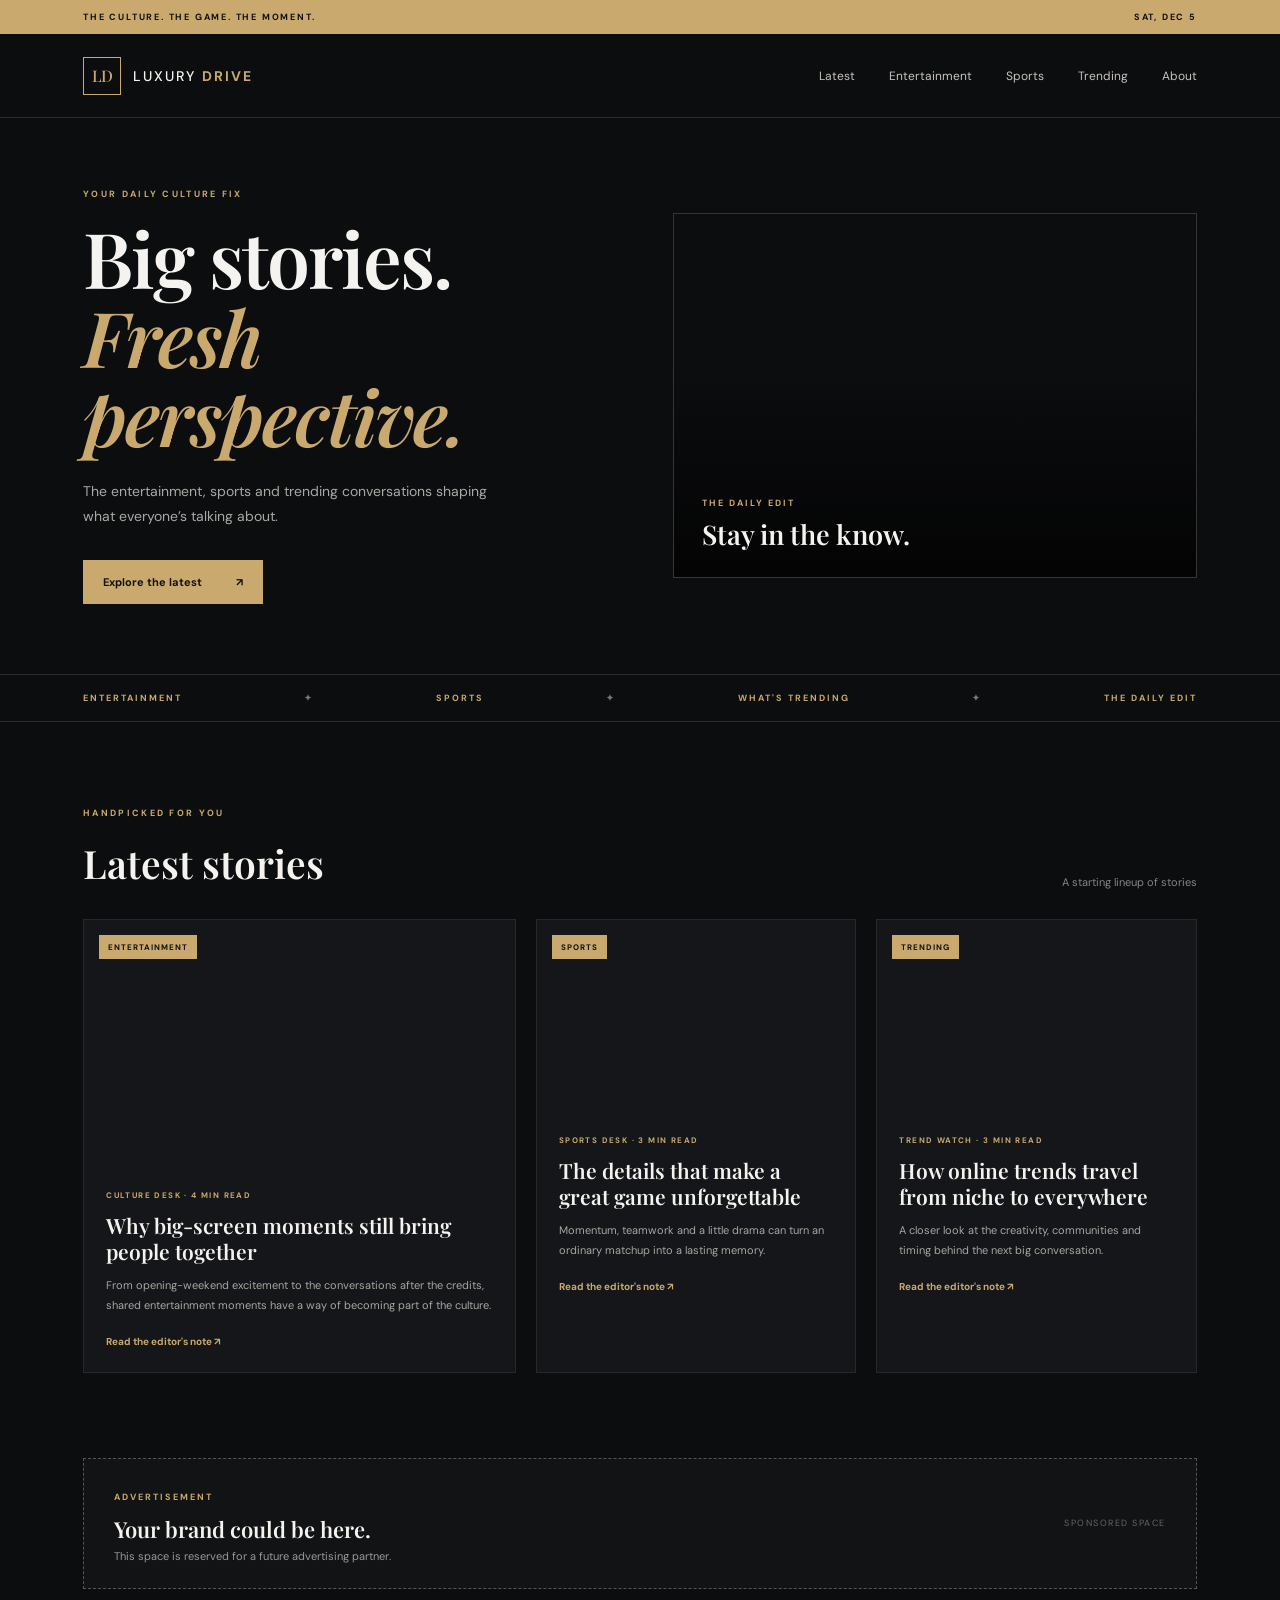
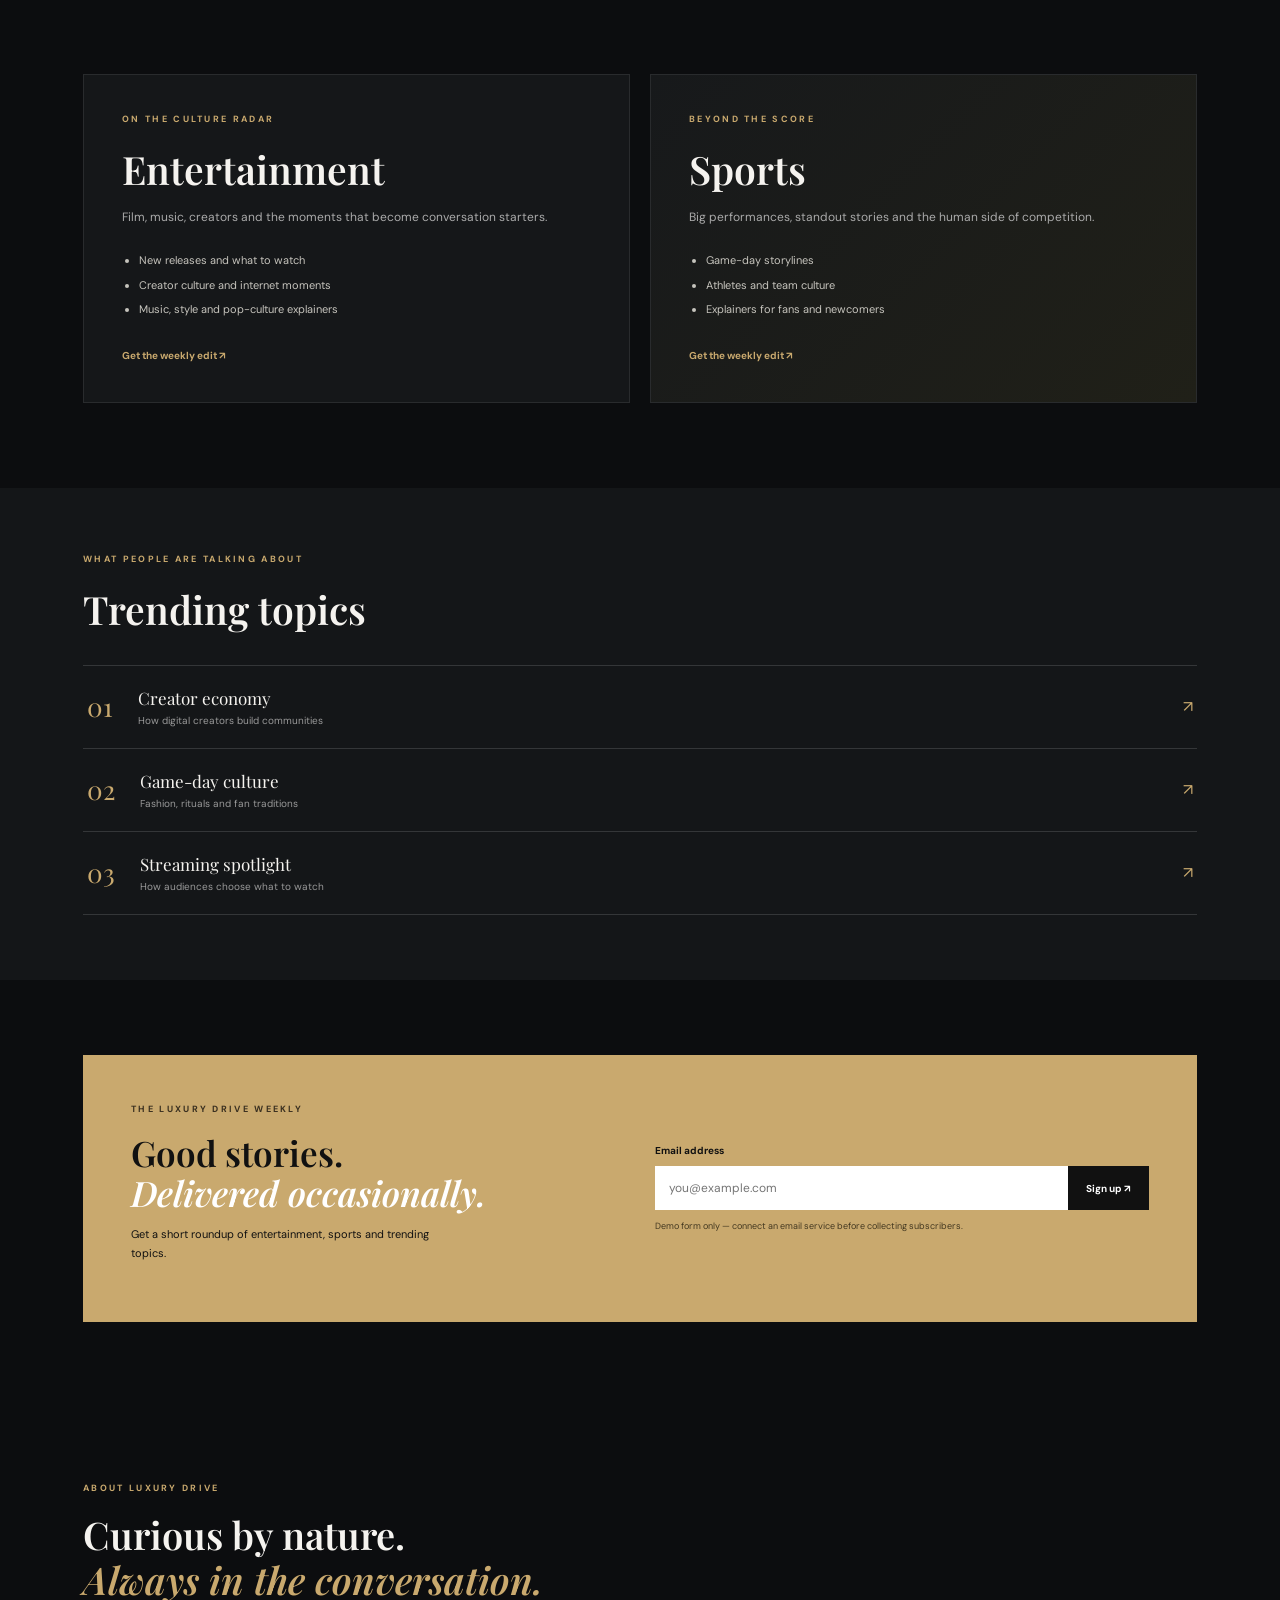
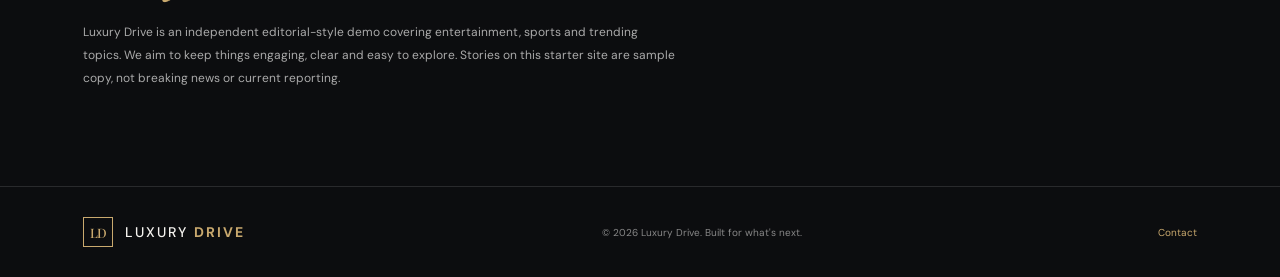
<file: index.html>
<!doctype html>
<html lang="en">
<head>
  <meta charset="utf-8">
  <meta name="viewport" content="width=device-width, initial-scale=1">
  <meta name="description" content="Luxury Drive — entertainment, sports and trending stories worth talking about.">
  <title>Luxury Drive | What's Trending</title>
  <link rel="preconnect" href="https://fonts.googleapis.com">
  <link rel="preconnect" href="https://fonts.gstatic.com" crossorigin>
  <link href="https://fonts.googleapis.com/css2?family=DM+Sans:wght@400;500;600;700&family=Playfair+Display:wght@600;700&display=swap" rel="stylesheet">
  <link rel="stylesheet" href="style.css">
</head>
<body>
  <div class="topline"><span>THE CULTURE. THE GAME. THE MOMENT.</span><span id="today"></span></div>
  <header class="site-header">
    <a class="brand" href="#" aria-label="Luxury Drive home"><span class="brand-mark">LD</span><span>LUXURY <b>DRIVE</b></span></a>
    <button class="menu-toggle" id="menuToggle" aria-label="Toggle menu">☰</button>
    <nav id="nav"><a href="#latest">Latest</a><a href="#entertainment">Entertainment</a><a href="#sports">Sports</a><a href="#trending">Trending</a><a href="#about">About</a></nav>
  </header>

  <main>
    <section class="hero">
      <div class="hero-copy">
        <p class="eyebrow">YOUR DAILY CULTURE FIX</p>
        <h1>Big stories.<br><em>Fresh perspective.</em></h1>
        <p class="hero-text">The entertainment, sports and trending conversations shaping what everyone’s talking about.</p>
        <a class="button" href="#latest">Explore the latest <span>↗</span></a>
      </div>
      <div class="hero-image" role="img" aria-label="Stadium lights and energetic crowd">
        <div class="hero-caption"><span>THE DAILY EDIT</span><strong>Stay in the know.</strong></div>
      </div>
    </section>

    <section class="ticker" aria-label="Site topics"><span>ENTERTAINMENT</span><i>✦</i><span>SPORTS</span><i>✦</i><span>WHAT'S TRENDING</span><i>✦</i><span>THE DAILY EDIT</span></section>

    <section class="section" id="latest">
      <div class="section-heading"><div><p class="eyebrow">HANDPICKED FOR YOU</p><h2>Latest stories</h2></div><span class="section-note">A starting lineup of stories</span></div>
      <div class="feature-grid">
        <article class="story-card large">
          <div class="story-image img-culture"><span class="category">ENTERTAINMENT</span></div>
          <div class="story-body"><p class="meta">CULTURE DESK · 4 MIN READ</p><h3>Why big-screen moments still bring people together</h3><p>From opening-weekend excitement to the conversations after the credits, shared entertainment moments have a way of becoming part of the culture.</p><a href="#about" class="read-link">Read the editor's note ↗</a></div>
        </article>
        <article class="story-card">
          <div class="story-image img-arena"><span class="category">SPORTS</span></div>
          <div class="story-body"><p class="meta">SPORTS DESK · 3 MIN READ</p><h3>The details that make a great game unforgettable</h3><p>Momentum, teamwork and a little drama can turn an ordinary matchup into a lasting memory.</p><a href="#about" class="read-link">Read the editor's note ↗</a></div>
        </article>
        <article class="story-card">
          <div class="story-image img-tech"><span class="category">TRENDING</span></div>
          <div class="story-body"><p class="meta">TREND WATCH · 3 MIN READ</p><h3>How online trends travel from niche to everywhere</h3><p>A closer look at the creativity, communities and timing behind the next big conversation.</p><a href="#about" class="read-link">Read the editor's note ↗</a></div>
        </article>
      </div>
    </section>

    <section class="ad-band" aria-label="Advertisement space">
      <div><span class="ad-label">ADVERTISEMENT</span><h3>Your brand could be here.</h3><p>This space is reserved for a future advertising partner.</p></div>
      <span class="ad-size">SPONSORED SPACE</span>
    </section>

    <section class="section split-section">
      <div id="entertainment" class="topic-panel">
        <p class="eyebrow">ON THE CULTURE RADAR</p><h2>Entertainment</h2>
        <p>Film, music, creators and the moments that become conversation starters.</p>
        <ul><li>New releases and what to watch</li><li>Creator culture and internet moments</li><li>Music, style and pop-culture explainers</li></ul>
        <a href="#newsletter" class="read-link">Get the weekly edit ↗</a>
      </div>
      <div id="sports" class="topic-panel sports-panel">
        <p class="eyebrow">BEYOND THE SCORE</p><h2>Sports</h2>
        <p>Big performances, standout stories and the human side of competition.</p>
        <ul><li>Game-day storylines</li><li>Athletes and team culture</li><li>Explainers for fans and newcomers</li></ul>
        <a href="#newsletter" class="read-link">Get the weekly edit ↗</a>
      </div>
    </section>

    <section class="trending-section" id="trending">
      <div class="section-heading"><div><p class="eyebrow">WHAT PEOPLE ARE TALKING ABOUT</p><h2>Trending topics</h2></div></div>
      <div class="trend-list">
        <a href="#about"><span class="trend-number">01</span><span><b>Creator economy</b><small>How digital creators build communities</small></span><span class="trend-arrow">↗</span></a>
        <a href="#about"><span class="trend-number">02</span><span><b>Game-day culture</b><small>Fashion, rituals and fan traditions</small></span><span class="trend-arrow">↗</span></a>
        <a href="#about"><span class="trend-number">03</span><span><b>Streaming spotlight</b><small>How audiences choose what to watch</small></span><span class="trend-arrow">↗</span></a>
      </div>
    </section>

    <section class="newsletter" id="newsletter">
      <div><p class="eyebrow">THE LUXURY DRIVE WEEKLY</p><h2>Good stories.<br><em>Delivered occasionally.</em></h2><p>Get a short roundup of entertainment, sports and trending topics.</p></div>
      <form id="signupForm"><label for="email">Email address</label><div class="email-row"><input id="email" type="email" placeholder="you@example.com" required><button type="submit">Sign up ↗</button></div><small id="formMessage">Demo form only — connect an email service before collecting subscribers.</small></form>
    </section>

    <section class="about section" id="about"><p class="eyebrow">ABOUT LUXURY DRIVE</p><h2>Curious by nature.<br><em>Always in the conversation.</em></h2><p>Luxury Drive is an independent editorial-style demo covering entertainment, sports and trending topics. We aim to keep things engaging, clear and easy to explore. Stories on this starter site are sample copy, not breaking news or current reporting.</p></section>
  </main>

  <footer><a class="brand footer-brand" href="#"><span class="brand-mark">LD</span><span>LUXURY <b>DRIVE</b></span></a><span>© <span id="year"></span> Luxury Drive. Built for what's next.</span><a href="mailto:hello@yourdomain.example">Contact</a></footer>
  <script src="script.js"></script>
</body>
</html>
</file>
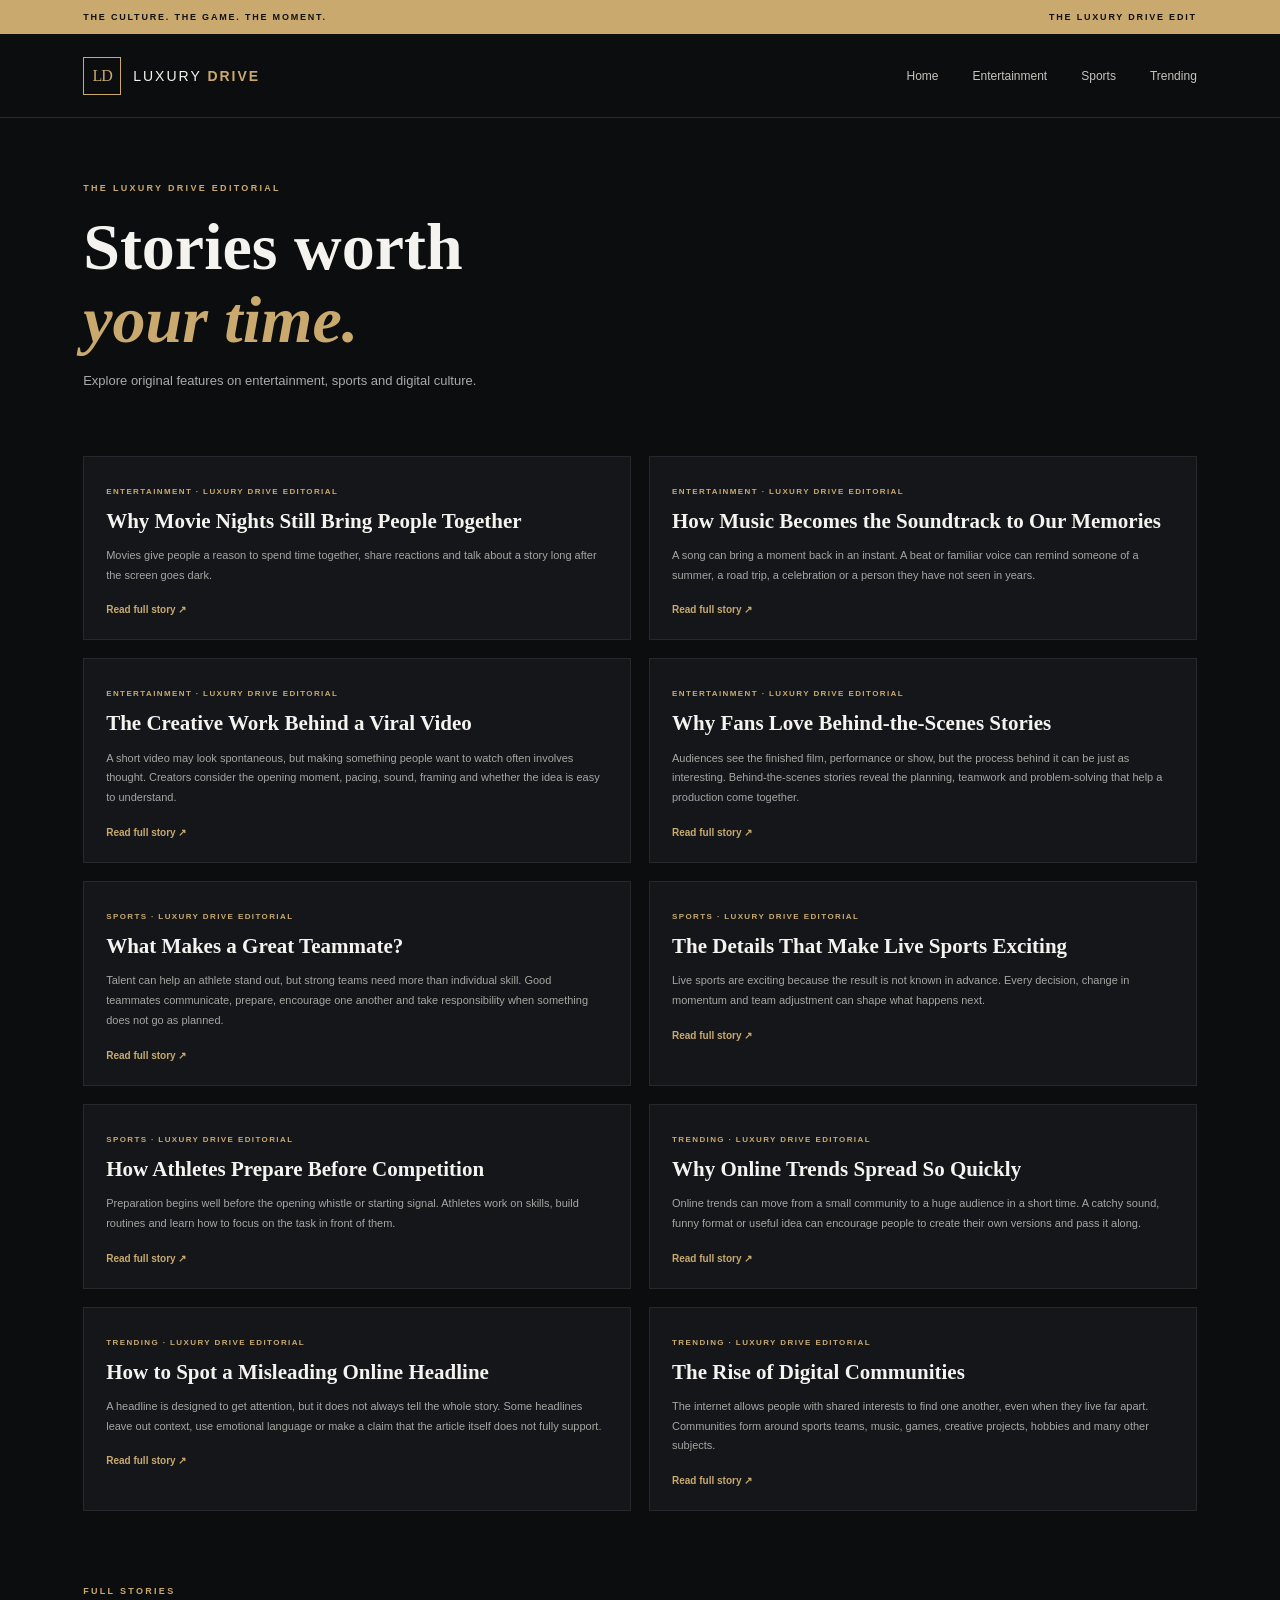
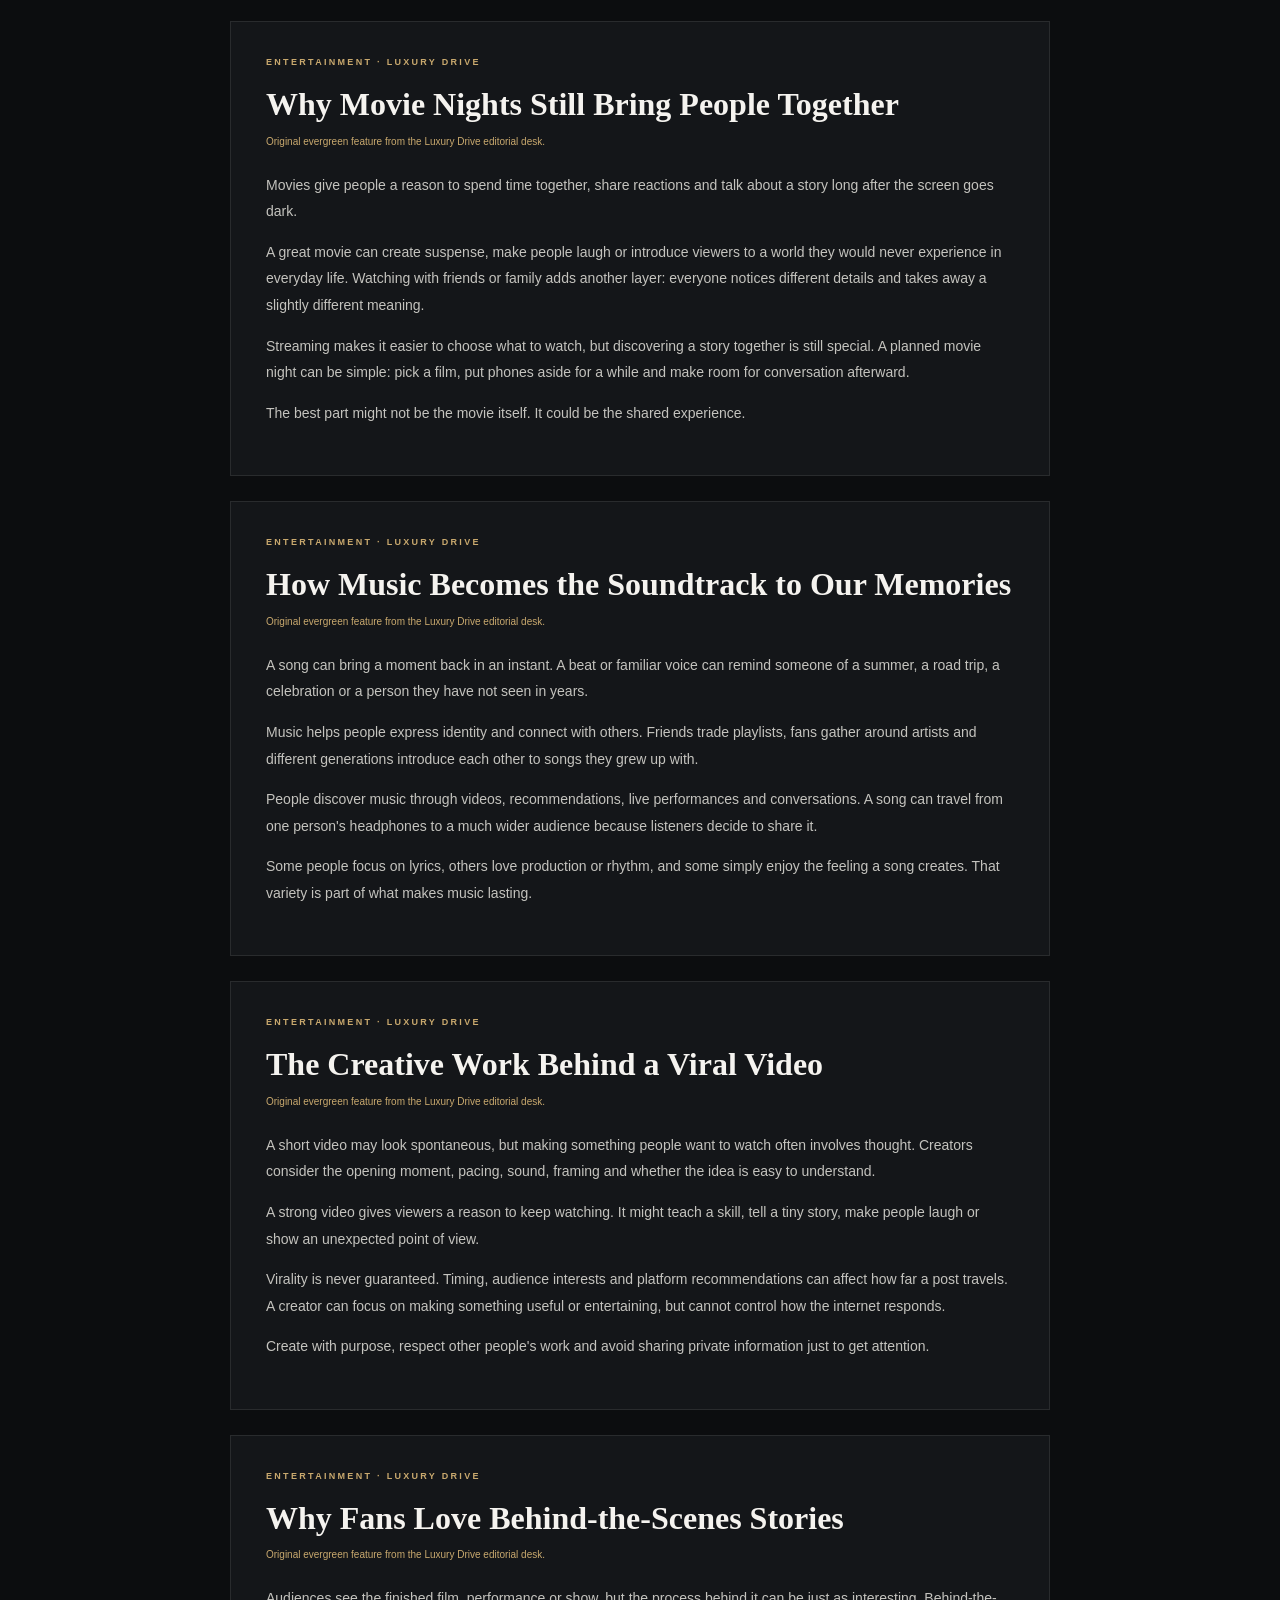
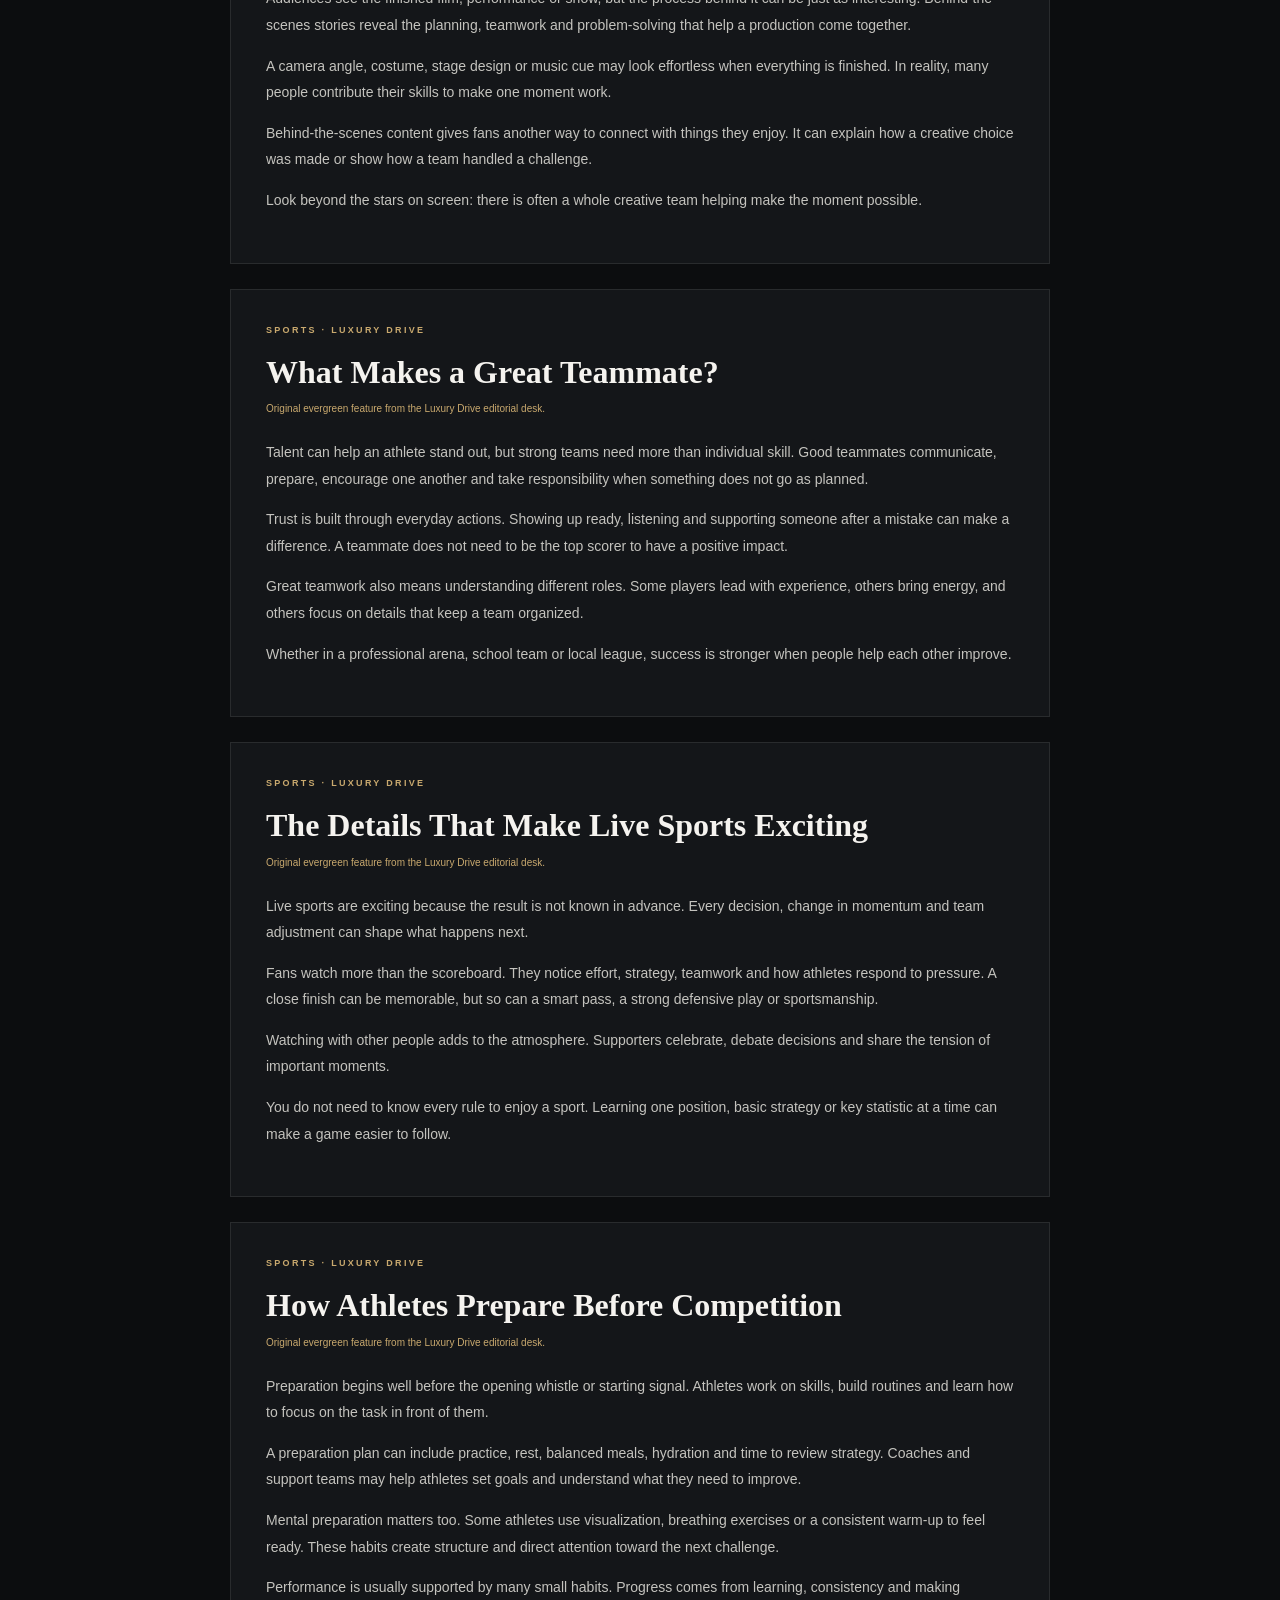
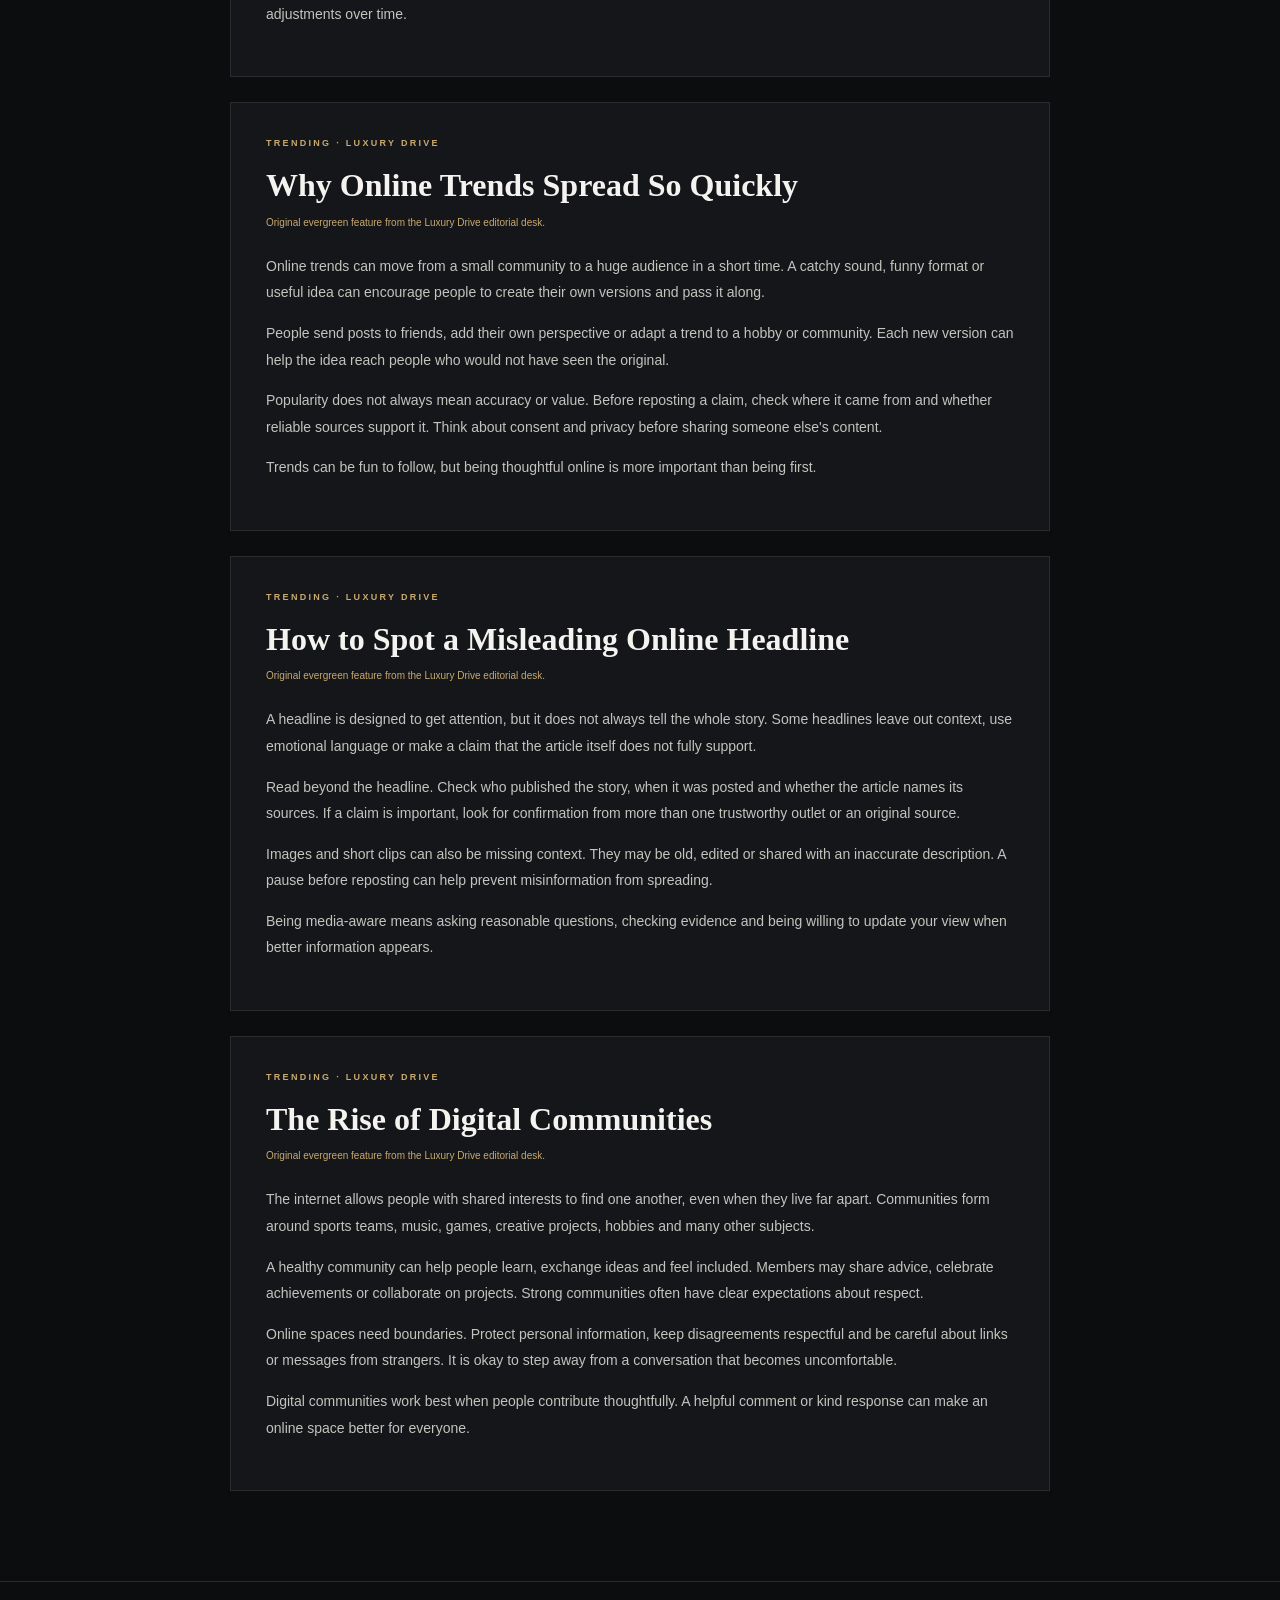
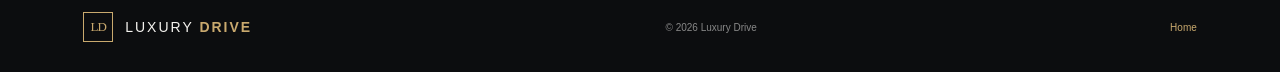
<file: articles.html>
<!doctype html><html lang="en"><head><meta charset="utf-8"><meta name="viewport" content="width=device-width,initial-scale=1"><title>Stories | Luxury Drive</title><link rel="stylesheet" href="style.css"><style>
.articles-intro{padding:65px 6.5% 25px}.articles-intro h1{font:600 clamp(42px,6vw,66px)/1.1 "Playfair Display";margin:0}.articles-intro em{color:#c9a96e}.articles-intro p:not(.eyebrow){color:#aaa;max-width:650px;font-size:13px;line-height:1.8}.article-list{padding:25px 6.5% 65px;display:grid;grid-template-columns:repeat(2,minmax(0,1fr));gap:18px}.full-story{max-width:820px;margin:25px auto;padding:35px;background:#141619;border:1px solid #292b2d;scroll-margin-top:20px}.full-story h2{font:600 32px/1.2 "Playfair Display";margin:0 0 12px}.full-story p:not(.eyebrow):not(.story-disclaimer){font-size:14px;line-height:1.9;color:#c4c3be}.story-disclaimer{font-size:10px;color:#c9a96e;margin-bottom:25px}@media(max-width:650px){.article-list{grid-template-columns:1fr}.full-story{margin:20px 5%;padding:24px}}
</style></head><body id="top"><div class="topline"><span>THE CULTURE. THE GAME. THE MOMENT.</span><span>THE LUXURY DRIVE EDIT</span></div><header class="site-header"><a class="brand" href="index.html"><span class="brand-mark">LD</span><span>LUXURY <b>DRIVE</b></span></a><nav><a href="index.html">Home</a><a href="index.html#entertainment">Entertainment</a><a href="index.html#sports">Sports</a><a href="index.html#trending">Trending</a></nav></header><section class="articles-intro"><p class="eyebrow">THE LUXURY DRIVE EDITORIAL</p><h1>Stories worth<br><em>your time.</em></h1><p>Explore original features on entertainment, sports and digital culture.</p></section><section class="article-list"><article class="story-card"><div class="story-body"><p class="meta">ENTERTAINMENT · LUXURY DRIVE EDITORIAL</p><h3>Why Movie Nights Still Bring People Together</h3><p>Movies give people a reason to spend time together, share reactions and talk about a story long after the screen goes dark.</p><a class="read-link" href="#story-1">Read full story ↗</a></div></article><article class="story-card"><div class="story-body"><p class="meta">ENTERTAINMENT · LUXURY DRIVE EDITORIAL</p><h3>How Music Becomes the Soundtrack to Our Memories</h3><p>A song can bring a moment back in an instant. A beat or familiar voice can remind someone of a summer, a road trip, a celebration or a person they have not seen in years.</p><a class="read-link" href="#story-2">Read full story ↗</a></div></article><article class="story-card"><div class="story-body"><p class="meta">ENTERTAINMENT · LUXURY DRIVE EDITORIAL</p><h3>The Creative Work Behind a Viral Video</h3><p>A short video may look spontaneous, but making something people want to watch often involves thought. Creators consider the opening moment, pacing, sound, framing and whether the idea is easy to understand.</p><a class="read-link" href="#story-3">Read full story ↗</a></div></article><article class="story-card"><div class="story-body"><p class="meta">ENTERTAINMENT · LUXURY DRIVE EDITORIAL</p><h3>Why Fans Love Behind-the-Scenes Stories</h3><p>Audiences see the finished film, performance or show, but the process behind it can be just as interesting. Behind-the-scenes stories reveal the planning, teamwork and problem-solving that help a production come together.</p><a class="read-link" href="#story-4">Read full story ↗</a></div></article><article class="story-card"><div class="story-body"><p class="meta">SPORTS · LUXURY DRIVE EDITORIAL</p><h3>What Makes a Great Teammate?</h3><p>Talent can help an athlete stand out, but strong teams need more than individual skill. Good teammates communicate, prepare, encourage one another and take responsibility when something does not go as planned.</p><a class="read-link" href="#story-5">Read full story ↗</a></div></article><article class="story-card"><div class="story-body"><p class="meta">SPORTS · LUXURY DRIVE EDITORIAL</p><h3>The Details That Make Live Sports Exciting</h3><p>Live sports are exciting because the result is not known in advance. Every decision, change in momentum and team adjustment can shape what happens next.</p><a class="read-link" href="#story-6">Read full story ↗</a></div></article><article class="story-card"><div class="story-body"><p class="meta">SPORTS · LUXURY DRIVE EDITORIAL</p><h3>How Athletes Prepare Before Competition</h3><p>Preparation begins well before the opening whistle or starting signal. Athletes work on skills, build routines and learn how to focus on the task in front of them.</p><a class="read-link" href="#story-7">Read full story ↗</a></div></article><article class="story-card"><div class="story-body"><p class="meta">TRENDING · LUXURY DRIVE EDITORIAL</p><h3>Why Online Trends Spread So Quickly</h3><p>Online trends can move from a small community to a huge audience in a short time. A catchy sound, funny format or useful idea can encourage people to create their own versions and pass it along.</p><a class="read-link" href="#story-8">Read full story ↗</a></div></article><article class="story-card"><div class="story-body"><p class="meta">TRENDING · LUXURY DRIVE EDITORIAL</p><h3>How to Spot a Misleading Online Headline</h3><p>A headline is designed to get attention, but it does not always tell the whole story. Some headlines leave out context, use emotional language or make a claim that the article itself does not fully support.</p><a class="read-link" href="#story-9">Read full story ↗</a></div></article><article class="story-card"><div class="story-body"><p class="meta">TRENDING · LUXURY DRIVE EDITORIAL</p><h3>The Rise of Digital Communities</h3><p>The internet allows people with shared interests to find one another, even when they live far apart. Communities form around sports teams, music, games, creative projects, hobbies and many other subjects.</p><a class="read-link" href="#story-10">Read full story ↗</a></div></article></section><section style="padding:10px 6.5% 65px"><p class="eyebrow">FULL STORIES</p><article class="full-story" id="story-1"><p class="eyebrow">ENTERTAINMENT · LUXURY DRIVE</p><h2>Why Movie Nights Still Bring People Together</h2><p class="story-disclaimer">Original evergreen feature from the Luxury Drive editorial desk.</p><p>Movies give people a reason to spend time together, share reactions and talk about a story long after the screen goes dark.</p><p>A great movie can create suspense, make people laugh or introduce viewers to a world they would never experience in everyday life. Watching with friends or family adds another layer: everyone notices different details and takes away a slightly different meaning.</p><p>Streaming makes it easier to choose what to watch, but discovering a story together is still special. A planned movie night can be simple: pick a film, put phones aside for a while and make room for conversation afterward.</p><p>The best part might not be the movie itself. It could be the shared experience.</p></article><article class="full-story" id="story-2"><p class="eyebrow">ENTERTAINMENT · LUXURY DRIVE</p><h2>How Music Becomes the Soundtrack to Our Memories</h2><p class="story-disclaimer">Original evergreen feature from the Luxury Drive editorial desk.</p><p>A song can bring a moment back in an instant. A beat or familiar voice can remind someone of a summer, a road trip, a celebration or a person they have not seen in years.</p><p>Music helps people express identity and connect with others. Friends trade playlists, fans gather around artists and different generations introduce each other to songs they grew up with.</p><p>People discover music through videos, recommendations, live performances and conversations. A song can travel from one person's headphones to a much wider audience because listeners decide to share it.</p><p>Some people focus on lyrics, others love production or rhythm, and some simply enjoy the feeling a song creates. That variety is part of what makes music lasting.</p></article><article class="full-story" id="story-3"><p class="eyebrow">ENTERTAINMENT · LUXURY DRIVE</p><h2>The Creative Work Behind a Viral Video</h2><p class="story-disclaimer">Original evergreen feature from the Luxury Drive editorial desk.</p><p>A short video may look spontaneous, but making something people want to watch often involves thought. Creators consider the opening moment, pacing, sound, framing and whether the idea is easy to understand.</p><p>A strong video gives viewers a reason to keep watching. It might teach a skill, tell a tiny story, make people laugh or show an unexpected point of view.</p><p>Virality is never guaranteed. Timing, audience interests and platform recommendations can affect how far a post travels. A creator can focus on making something useful or entertaining, but cannot control how the internet responds.</p><p>Create with purpose, respect other people's work and avoid sharing private information just to get attention.</p></article><article class="full-story" id="story-4"><p class="eyebrow">ENTERTAINMENT · LUXURY DRIVE</p><h2>Why Fans Love Behind-the-Scenes Stories</h2><p class="story-disclaimer">Original evergreen feature from the Luxury Drive editorial desk.</p><p>Audiences see the finished film, performance or show, but the process behind it can be just as interesting. Behind-the-scenes stories reveal the planning, teamwork and problem-solving that help a production come together.</p><p>A camera angle, costume, stage design or music cue may look effortless when everything is finished. In reality, many people contribute their skills to make one moment work.</p><p>Behind-the-scenes content gives fans another way to connect with things they enjoy. It can explain how a creative choice was made or show how a team handled a challenge.</p><p>Look beyond the stars on screen: there is often a whole creative team helping make the moment possible.</p></article><article class="full-story" id="story-5"><p class="eyebrow">SPORTS · LUXURY DRIVE</p><h2>What Makes a Great Teammate?</h2><p class="story-disclaimer">Original evergreen feature from the Luxury Drive editorial desk.</p><p>Talent can help an athlete stand out, but strong teams need more than individual skill. Good teammates communicate, prepare, encourage one another and take responsibility when something does not go as planned.</p><p>Trust is built through everyday actions. Showing up ready, listening and supporting someone after a mistake can make a difference. A teammate does not need to be the top scorer to have a positive impact.</p><p>Great teamwork also means understanding different roles. Some players lead with experience, others bring energy, and others focus on details that keep a team organized.</p><p>Whether in a professional arena, school team or local league, success is stronger when people help each other improve.</p></article><article class="full-story" id="story-6"><p class="eyebrow">SPORTS · LUXURY DRIVE</p><h2>The Details That Make Live Sports Exciting</h2><p class="story-disclaimer">Original evergreen feature from the Luxury Drive editorial desk.</p><p>Live sports are exciting because the result is not known in advance. Every decision, change in momentum and team adjustment can shape what happens next.</p><p>Fans watch more than the scoreboard. They notice effort, strategy, teamwork and how athletes respond to pressure. A close finish can be memorable, but so can a smart pass, a strong defensive play or sportsmanship.</p><p>Watching with other people adds to the atmosphere. Supporters celebrate, debate decisions and share the tension of important moments.</p><p>You do not need to know every rule to enjoy a sport. Learning one position, basic strategy or key statistic at a time can make a game easier to follow.</p></article><article class="full-story" id="story-7"><p class="eyebrow">SPORTS · LUXURY DRIVE</p><h2>How Athletes Prepare Before Competition</h2><p class="story-disclaimer">Original evergreen feature from the Luxury Drive editorial desk.</p><p>Preparation begins well before the opening whistle or starting signal. Athletes work on skills, build routines and learn how to focus on the task in front of them.</p><p>A preparation plan can include practice, rest, balanced meals, hydration and time to review strategy. Coaches and support teams may help athletes set goals and understand what they need to improve.</p><p>Mental preparation matters too. Some athletes use visualization, breathing exercises or a consistent warm-up to feel ready. These habits create structure and direct attention toward the next challenge.</p><p>Performance is usually supported by many small habits. Progress comes from learning, consistency and making adjustments over time.</p></article><article class="full-story" id="story-8"><p class="eyebrow">TRENDING · LUXURY DRIVE</p><h2>Why Online Trends Spread So Quickly</h2><p class="story-disclaimer">Original evergreen feature from the Luxury Drive editorial desk.</p><p>Online trends can move from a small community to a huge audience in a short time. A catchy sound, funny format or useful idea can encourage people to create their own versions and pass it along.</p><p>People send posts to friends, add their own perspective or adapt a trend to a hobby or community. Each new version can help the idea reach people who would not have seen the original.</p><p>Popularity does not always mean accuracy or value. Before reposting a claim, check where it came from and whether reliable sources support it. Think about consent and privacy before sharing someone else's content.</p><p>Trends can be fun to follow, but being thoughtful online is more important than being first.</p></article><article class="full-story" id="story-9"><p class="eyebrow">TRENDING · LUXURY DRIVE</p><h2>How to Spot a Misleading Online Headline</h2><p class="story-disclaimer">Original evergreen feature from the Luxury Drive editorial desk.</p><p>A headline is designed to get attention, but it does not always tell the whole story. Some headlines leave out context, use emotional language or make a claim that the article itself does not fully support.</p><p>Read beyond the headline. Check who published the story, when it was posted and whether the article names its sources. If a claim is important, look for confirmation from more than one trustworthy outlet or an original source.</p><p>Images and short clips can also be missing context. They may be old, edited or shared with an inaccurate description. A pause before reposting can help prevent misinformation from spreading.</p><p>Being media-aware means asking reasonable questions, checking evidence and being willing to update your view when better information appears.</p></article><article class="full-story" id="story-10"><p class="eyebrow">TRENDING · LUXURY DRIVE</p><h2>The Rise of Digital Communities</h2><p class="story-disclaimer">Original evergreen feature from the Luxury Drive editorial desk.</p><p>The internet allows people with shared interests to find one another, even when they live far apart. Communities form around sports teams, music, games, creative projects, hobbies and many other subjects.</p><p>A healthy community can help people learn, exchange ideas and feel included. Members may share advice, celebrate achievements or collaborate on projects. Strong communities often have clear expectations about respect.</p><p>Online spaces need boundaries. Protect personal information, keep disagreements respectful and be careful about links or messages from strangers. It is okay to step away from a conversation that becomes uncomfortable.</p><p>Digital communities work best when people contribute thoughtfully. A helpful comment or kind response can make an online space better for everyone.</p></article></section><footer><a class="brand footer-brand" href="index.html"><span class="brand-mark">LD</span><span>LUXURY <b>DRIVE</b></span></a><span>© 2026 Luxury Drive</span><a href="index.html">Home</a></footer></body></html>
</file>
<file: style.css>
*{box-sizing:border-box}html{scroll-behavior:smooth}body{margin:0;background:#0c0d0f;color:#f5f3ef;font-family:"DM Sans",sans-serif}a{color:inherit;text-decoration:none}.topline{height:34px;padding:0 6.5%;display:flex;justify-content:space-between;align-items:center;background:#c9a96e;color:#111;font-size:9px;letter-spacing:1.8px;font-weight:700}.site-header{height:84px;padding:0 6.5%;display:flex;align-items:center;justify-content:space-between;border-bottom:1px solid #292a2c}.brand{display:flex;align-items:center;gap:12px;font-size:14px;letter-spacing:2px;font-weight:500}.brand b{color:#c9a96e}.brand-mark{width:38px;height:38px;border:1px solid #c9a96e;color:#c9a96e;display:grid;place-items:center;font-family:"Playfair Display";font-size:16px;letter-spacing:-1px}nav{display:flex;gap:34px}nav a{font-size:12px;color:#c7c4bd}nav a:hover,.read-link:hover{color:#c9a96e}.menu-toggle{display:none;background:none;color:white;border:0;font-size:24px}.hero{min-height:510px;display:grid;grid-template-columns:1fr 1fr;padding:70px 6.5%;gap:6%;align-items:center}.eyebrow{font-size:9px;letter-spacing:2.3px;color:#c9a96e;font-weight:700;margin:0 0 18px}.hero h1{font:600 clamp(48px,6vw,78px)/1.03 "Playfair Display",serif;letter-spacing:-2px;margin:0 0 24px}.hero h1 em,.newsletter h2 em,.about h2 em{color:#c9a96e;font-weight:600}.hero-text{color:#a9a8a4;line-height:1.8;max-width:410px;font-size:14px;margin-bottom:30px}.button{display:inline-flex;gap:34px;align-items:center;background:#c9a96e;color:#111;padding:15px 20px;font-size:11px;font-weight:700}.hero-image{height:365px;position:relative;background:linear-gradient(0deg,rgba(0,0,0,.75),transparent 60%),url("https://images.unsplash.com/photo-1508098682722-e99c43a406b2?auto=format&fit=crop&w=1200&q=85") center/cover;border:1px solid #353535}.hero-caption{position:absolute;bottom:25px;left:28px;display:grid;gap:7px}.hero-caption span,.ad-label{font-size:9px;letter-spacing:2px;color:#c9a96e;font-weight:700}.hero-caption strong{font:600 27px "Playfair Display"}.ticker{border-top:1px solid #292a2c;border-bottom:1px solid #292a2c;padding:17px 6.5%;display:flex;justify-content:space-between;align-items:center;color:#c9a96e;font-size:9px;letter-spacing:2px;font-weight:700}.ticker i{font-style:normal;color:#777}.section{padding:85px 6.5%}.section-heading{display:flex;justify-content:space-between;align-items:end;margin-bottom:30px}.section-heading h2,.topic-panel h2{font:600 39px "Playfair Display";margin:0}.section-note{font-size:11px;color:#858581}.feature-grid{display:grid;grid-template-columns:1.35fr 1fr 1fr;gap:20px}.story-card{background:#141619;border:1px solid #26282a}.story-image{height:185px;background-size:cover;background-position:center;position:relative}.large .story-image{height:240px}.img-culture{background-image:url("https://images.unsplash.com/photo-1489599849927-2ee91db0f6a4?auto=format&fit=crop&w=1000&q=85")}.img-arena{background-image:url("https://images.unsplash.com/photo-1461896836934-ffe607ba8211?auto=format&fit=crop&w=900&q=85")}.img-tech{background-image:url("https://images.unsplash.com/photo-1516321318423-f06f85e504b3?auto=format&fit=crop&w=900&q=85")}.category{position:absolute;top:15px;left:15px;background:#c9a96e;color:#111;padding:7px 9px;font-size:8px;font-weight:700;letter-spacing:1px}.story-body{padding:22px}.meta{font-size:8px;letter-spacing:1.4px;color:#c9a96e;font-weight:700}.story-body h3{font:600 21px/1.25 "Playfair Display";margin:12px 0}.story-body p:not(.meta){font-size:11px;line-height:1.8;color:#a6a6a1}.read-link{font-size:10px;color:#c9a96e;font-weight:700;display:inline-block;margin-top:8px}.ad-band{margin:0 6.5%;padding:25px 30px;border:1px dashed #555;display:flex;justify-content:space-between;align-items:center;background:#111315}.ad-band h3{font:600 22px "Playfair Display";margin:9px 0 5px}.ad-band p{font-size:11px;color:#999;margin:0}.ad-size{font-size:9px;letter-spacing:1.5px;color:#666}.split-section{display:grid;grid-template-columns:1fr 1fr;gap:20px}.topic-panel{padding:38px;background:#151719;border:1px solid #292b2d}.sports-panel{background:linear-gradient(135deg,#17191b,#202018)}.topic-panel p:not(.eyebrow){font-size:12px;line-height:1.8;color:#aaa}.topic-panel ul{padding-left:17px;color:#c6c4bd;font-size:11px;line-height:2.2;margin:20px 0}.trending-section{padding:65px 6.5%;background:#141618}.trend-list{border-top:1px solid #343638}.trend-list a{display:flex;align-items:center;gap:25px;padding:21px 4px;border-bottom:1px solid #343638}.trend-number{font:26px "Playfair Display";color:#c9a96e}.trend-list a>span:nth-child(2){display:grid;gap:5px}.trend-list b{font:17px "Playfair Display"}.trend-list small{font-size:10px;color:#999}.trend-arrow{margin-left:auto;color:#c9a96e}.newsletter{margin:75px 6.5%;padding:48px;background:#c9a96e;color:#111;display:grid;grid-template-columns:1fr 1fr;gap:30px;align-items:center}.newsletter .eyebrow{color:#3a3020}.newsletter h2{font:600 35px/1.15 "Playfair Display";margin:0 0 12px}.newsletter h2 em{color:#fff}.newsletter p:not(.eyebrow){font-size:11px;line-height:1.7;max-width:330px}.newsletter label{font-size:10px;font-weight:700;display:block;margin-bottom:9px}.email-row{display:flex}.email-row input{min-width:0;flex:1;padding:14px;border:0;font:12px "DM Sans"}.email-row button{border:0;background:#111;color:#fff;padding:0 18px;font:700 10px "DM Sans";cursor:pointer}.newsletter form small{display:block;margin-top:10px;font-size:9px;color:#433820}.about{max-width:760px}.about h2{font:600 38px/1.2 "Playfair Display";margin:0 0 18px}.about>p:last-child{font-size:12px;line-height:1.9;color:#aaa;max-width:610px}footer{border-top:1px solid #292a2c;padding:30px 6.5%;display:flex;align-items:center;justify-content:space-between;color:#888;font-size:10px}.footer-brand{color:#f5f3ef}.footer-brand .brand-mark{width:30px;height:30px;font-size:13px}footer>a:last-child{color:#c9a96e}@media(max-width:800px){.hero{grid-template-columns:1fr;padding-top:55px}.hero-image{height:280px}.feature-grid{grid-template-columns:1fr 1fr}.large{grid-column:span 2}.split-section{grid-template-columns:1fr}.newsletter{grid-template-columns:1fr}.section-note{display:none}}@media(max-width:560px){.topline{padding:0 5%;font-size:7px}.site-header{padding:0 5%;height:70px}.menu-toggle{display:block}nav{display:none;position:absolute;top:104px;left:0;right:0;background:#111;z-index:5;padding:22px 5%;flex-direction:column;gap:20px;border-bottom:1px solid #333}nav.open{display:flex}.hero{padding:48px 5%}.hero h1{font-size:53px}.ticker{padding:15px 5%;font-size:7px;gap:9px;overflow:hidden}.ticker span:last-child{display:none}.section{padding:60px 5%}.feature-grid{grid-template-columns:1fr}.large{grid-column:auto}.large .story-image,.story-image{height:205px}.ad-band{margin:0 5%;padding:20px;gap:12px}.ad-size{display:none}.trending-section{padding:55px 5%}.newsletter{margin:55px 5%;padding:28px}.newsletter h2,.about h2{font-size:31px}footer{padding:25px 5%;gap:18px;flex-wrap:wrap}footer>span{order:3;width:100%}}
</file>
